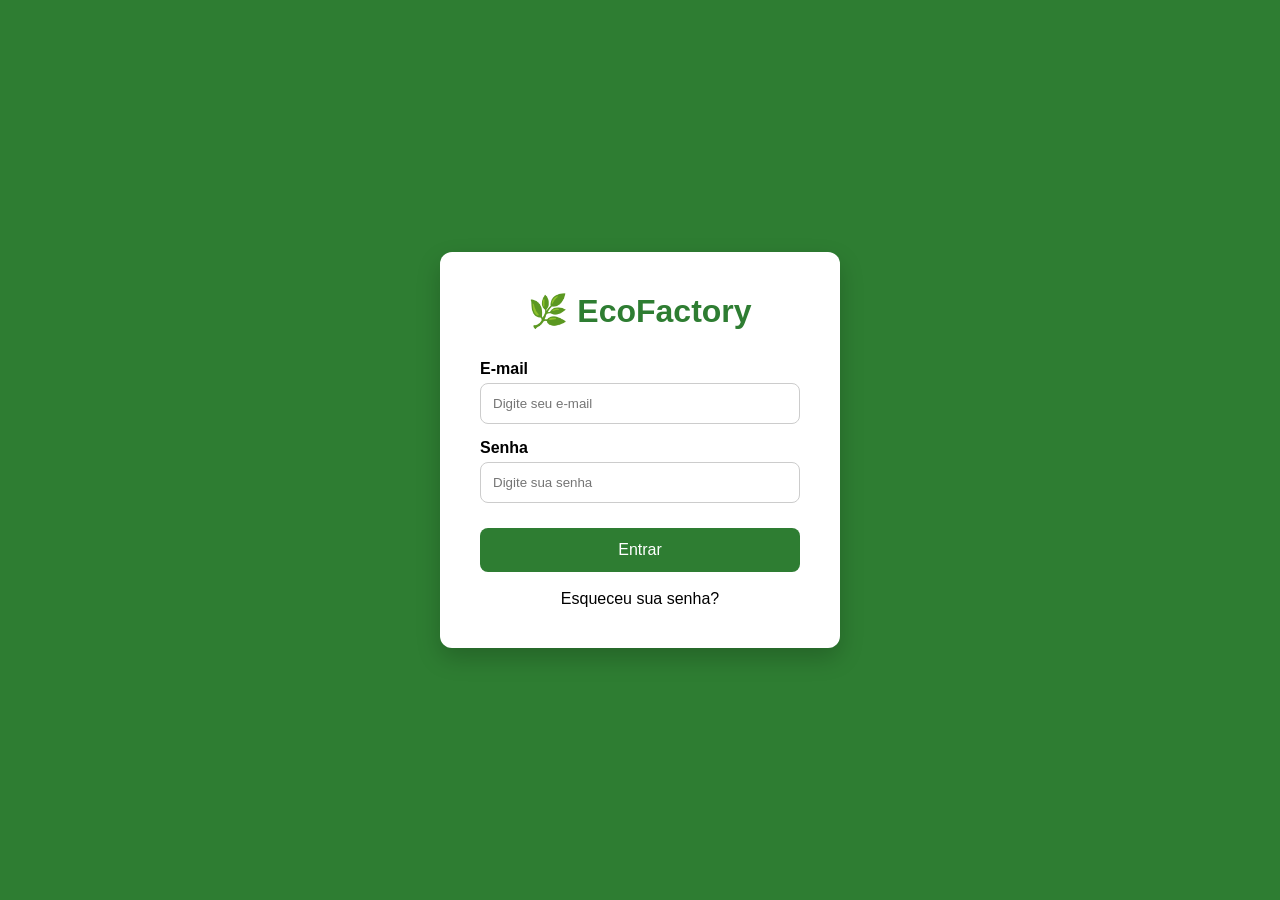
<file: index.html>
<!DOCTYPE html>
<html lang="pt-BR">
<head>
    <meta charset="UTF-8">
    <meta name="viewport" content="width=device-width, initial-scale=1.0">
    <title>EcoFactory - Login</title>

    <link rel="stylesheet" href="style.css">
</head>

<body>

    <div class="login-container">

        <div class="login-box">

            <h1>🌿 EcoFactory</h1>

            <form action="dashboard.html">

                <label for="email">E-mail</label>

                <input
                    type="email"
                    id="email"
                    placeholder="Digite seu e-mail"
                    required
                >

                <label for="senha">Senha</label>

                <input
                    type="password"
                    id="senha"
                    placeholder="Digite sua senha"
                    required
                >

                <button type="submit">
                    Entrar
                </button>

            </form>

            <br>

            <p style="text-align:center;">
                Esqueceu sua senha?
            </p>

        </div>

    </div>

</body>
</html>
</file>
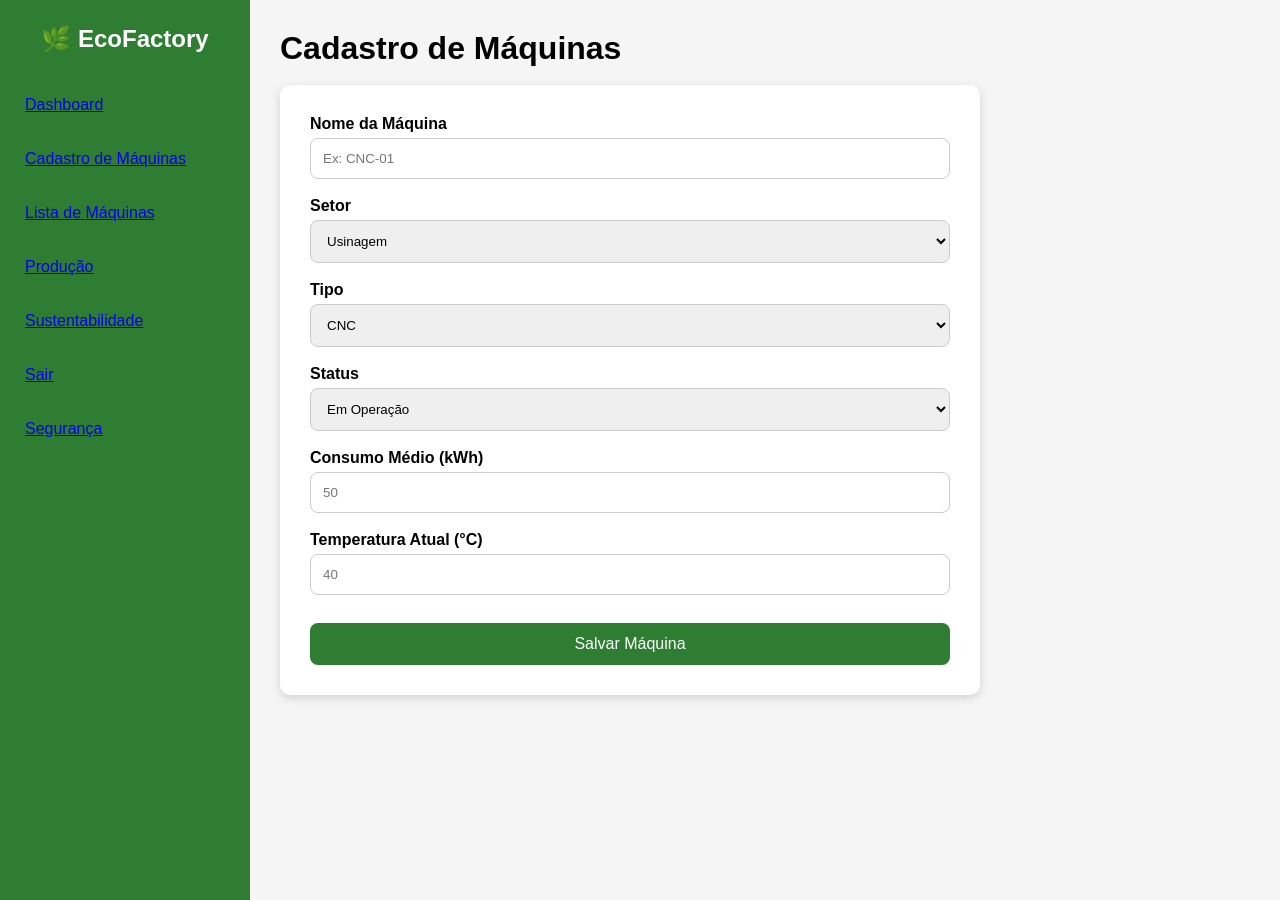
<file: cadastro-maquina.html>
<!DOCTYPE html>
<html lang="pt-BR">

<head>
    <meta charset="UTF-8">
    <meta name="viewport" content="width=device-width, initial-scale=1.0">
    <title>EcoFactory - Cadastro de Máquinas</title>

    <link rel="stylesheet" href="style.css">
</head>

<body>

    <!-- MENU LATERAL -->

    <div class="sidebar">

        <h2>🌿 EcoFactory</h2>

        <ul>
            <li><a href="dashboard.html"> Dashboard</a></li>
            <li><a href="cadastro-maquinas.html"> Cadastro de Máquinas</a></li>
            <li><a href="lista-maquinas.html"> Lista de Máquinas</a></li>
            <li><a href="producao.html"> Produção</a></li>
            <li><a href="sustentabilidade.html"> Sustentabilidade</a></li>
            <li><a href="index.html"> Sair</a></li>
            <li><a href="seguranca.html"> Segurança</a></li>
        </ul>

    </div>

    <!-- CONTEÚDO -->

    <div class="main">

        <h1>Cadastro de Máquinas</h1>

        <br>

        <div class="form-container">

            <form>

                <div class="form-group">
                    <label>Nome da Máquina</label>
                    <input type="text" placeholder="Ex: CNC-01">
                </div>

                <div class="form-group">
                    <label>Setor</label>

                    <select>
                        <option>Usinagem</option>
                        <option>Montagem</option>
                        <option>Soldagem</option>
                        <option>Pintura</option>
                        <option>Expedição</option>
                    </select>
                </div>

                <div class="form-group">
                    <label>Tipo</label>

                    <select>
                        <option>CNC</option>
                        <option>Prensa</option>
                        <option>Esteira</option>
                        <option>Robô Industrial</option>
                        <option>Torno</option>
                    </select>
                </div>

                <div class="form-group">
                    <label>Status</label>

                    <select>
                        <option>Em Operação</option>
                        <option>Em Manutenção</option>
                        <option>Parada</option>
                        <option>Desativada</option>
                    </select>
                </div>

                <div class="form-group">
                    <label>Consumo Médio (kWh)</label>
                    <input type="number" placeholder="50">
                </div>

                <div class="form-group">
                    <label>Temperatura Atual (°C)</label>
                    <input type="number" placeholder="40">
                </div>

                <button class="btn" type="submit">
                    Salvar Máquina
                </button>

            </form>

        </div>

    </div>

</body>

</html>
</file>
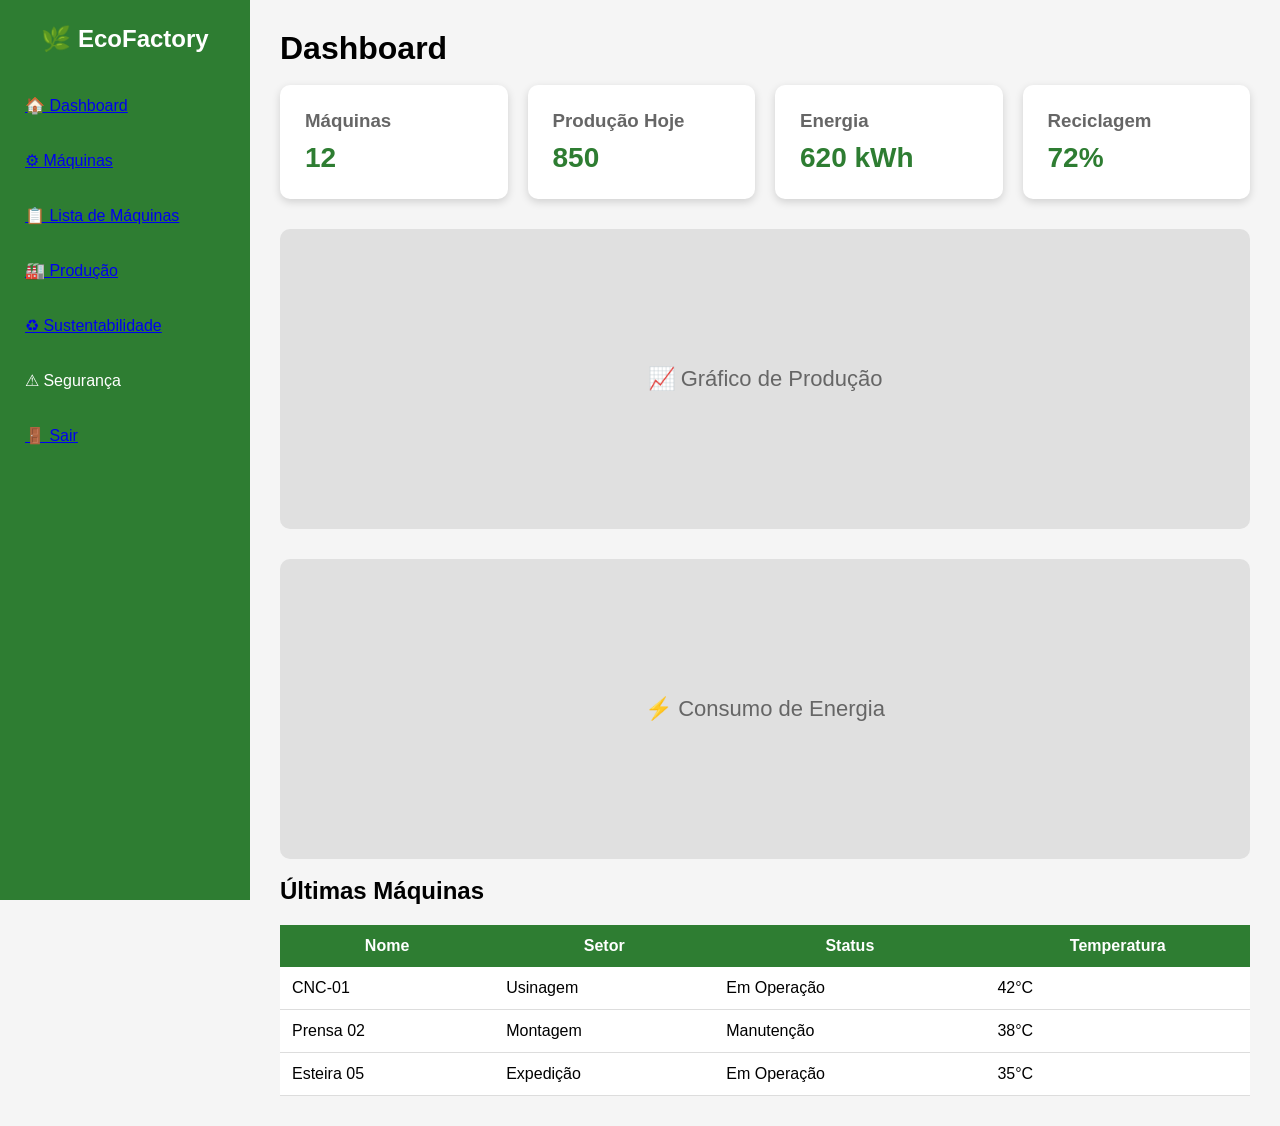
<file: dashboard.html>
<!DOCTYPE html>
<html lang="pt-BR">

<head>
    <meta charset="UTF-8">
    <meta name="viewport" content="width=device-width, initial-scale=1.0">
    <title>EcoFactory - Dashboard</title>

    <link rel="stylesheet" href="style.css">
</head>

<body>

    <!-- MENU LATERAL -->

    <div class="sidebar">

        <h2>🌿 EcoFactory</h2>

        <ul>
            <li><a href="dashboard.html">🏠 Dashboard</a></li>
            <li><a href="cadastro-maquinas.html">⚙ Máquinas</a></li>
            <li><a href="lista-maquinas.html">📋 Lista de Máquinas</a></li>
            <li><a href="producao.html">🏭 Produção</a></li>
            <li><a href="sustentabilidade.html">♻ Sustentabilidade</a></li>
            <li>⚠ Segurança</li>
            <li><a href="index.html">🚪 Sair</a></li>
        </ul>

    </div>

    <!-- CONTEÚDO -->

    <div class="main">

        <h1>Dashboard</h1>

        <br>

        <div class="cards">

            <div class="card">
                <h3>Máquinas</h3>
                <p>12</p>
            </div>

            <div class="card">
                <h3>Produção Hoje</h3>
                <p>850</p>
            </div>

            <div class="card">
                <h3>Energia</h3>
                <p>620 kWh</p>
            </div>

            <div class="card">
                <h3>Reciclagem</h3>
                <p>72%</p>
            </div>

        </div>

        <div class="chart">
            📈 Gráfico de Produção
        </div>

        <div class="chart">
            ⚡ Consumo de Energia
        </div>

        <br>

        <h2>Últimas Máquinas</h2>

        <table>

            <tr>
                <th>Nome</th>
                <th>Setor</th>
                <th>Status</th>
                <th>Temperatura</th>
            </tr>

            <tr>
                <td>CNC-01</td>
                <td>Usinagem</td>
                <td>Em Operação</td>
                <td>42°C</td>
            </tr>

            <tr>
                <td>Prensa 02</td>
                <td>Montagem</td>
                <td>Manutenção</td>
                <td>38°C</td>
            </tr>

            <tr>
                <td>Esteira 05</td>
                <td>Expedição</td>
                <td>Em Operação</td>
                <td>35°C</td>
            </tr>

        </table>

    </div>

</body>

</html>
</file>
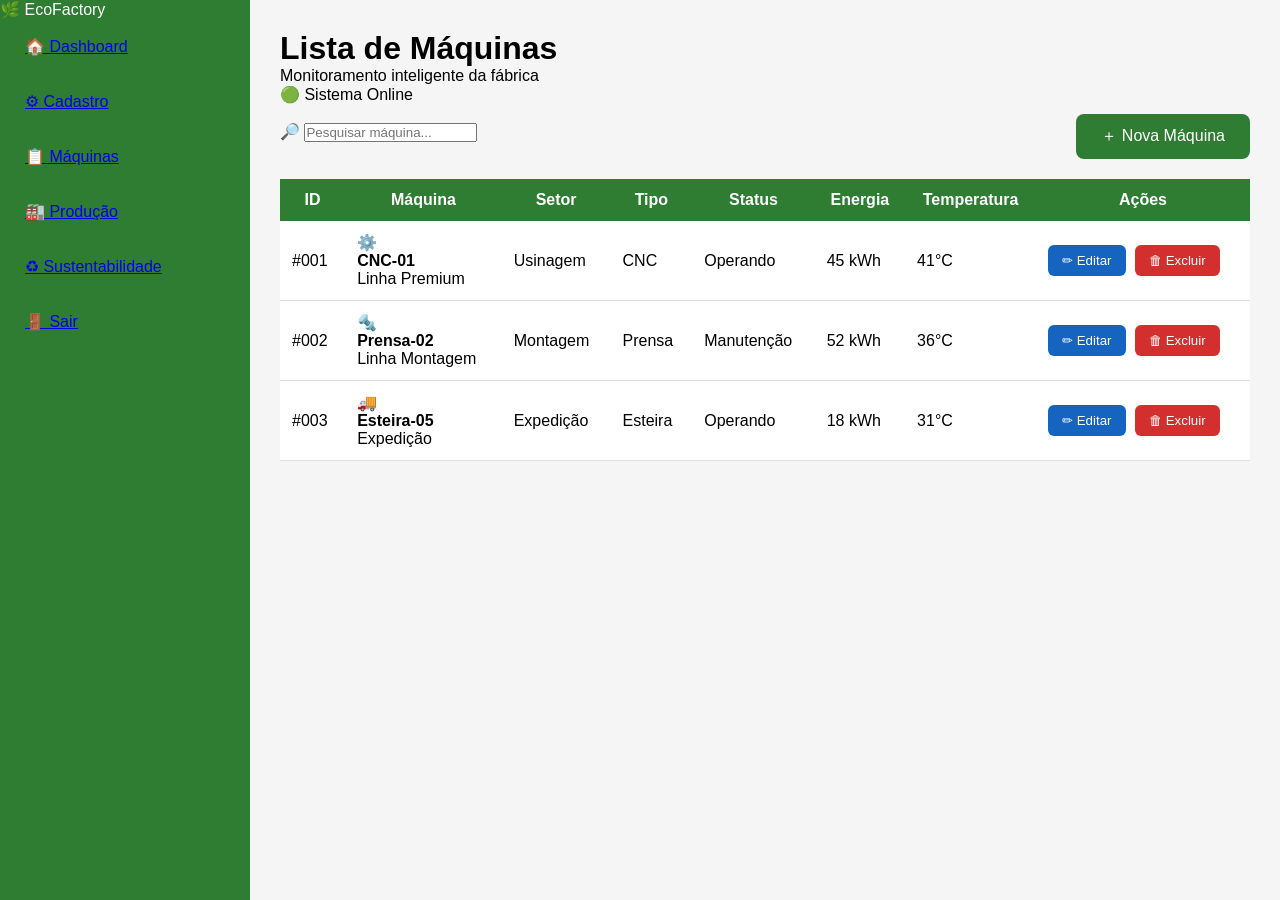
<file: lista-maquinas.html>
<!DOCTYPE html>
<html lang="pt-BR">

<head>

<meta charset="UTF-8">
<meta name="viewport" content="width=device-width, initial-scale=1.0">

<title>EcoFactory | Máquinas</title>

<link rel="stylesheet" href="style.css">

<link href="https://fonts.googleapis.com/css2?family=Poppins:wght@300;400;500;600;700&display=swap" rel="stylesheet">

</head>


<body>


<!-- SIDEBAR -->

<aside class="sidebar">

    <div class="logo">
        🌿 <span>EcoFactory</span>
    </div>


    <ul>

        <li>
            <a href="dashboard.html">
                🏠 Dashboard
            </a>
        </li>


        <li>
            <a href="cadastro-maquinas.html">
                ⚙ Cadastro
            </a>
        </li>


        <li class="active">
            <a href="lista-maquinas.html">
                📋 Máquinas
            </a>
        </li>


        <li>
            <a href="producao.html">
                🏭 Produção
            </a>
        </li>


        <li>
            <a href="sustentabilidade.html">
                ♻ Sustentabilidade
            </a>
        </li>


        <li>
            <a href="index.html">
                🚪 Sair
            </a>
        </li>


    </ul>


</aside>




<!-- CONTEÚDO -->


<main class="main">


<header>

    <div>

        <h1>
            Lista de Máquinas
        </h1>

        <p>
            Monitoramento inteligente da fábrica
        </p>

    </div>


    <div class="factory-status">

        🟢 Sistema Online

    </div>


</header>




<section class="panel">



<div class="toolbar">


<div class="search-box">

🔎

<input 
type="text"
placeholder="Pesquisar máquina..."
>


</div>



<a href="cadastro-maquinas.html">

<button class="btn">

＋ Nova Máquina

</button>

</a>


</div>





<table>


<thead>

<tr>

<th>ID</th>
<th>Máquina</th>
<th>Setor</th>
<th>Tipo</th>
<th>Status</th>
<th>Energia</th>
<th>Temperatura</th>
<th>Ações</th>


</tr>

</thead>



<tbody>



<tr>

<td>#001</td>

<td>
<div class="machine">
⚙️
<div>
<strong>CNC-01</strong>
<br>
<span>Linha Premium</span>
</div>
</div>
</td>


<td>Usinagem</td>

<td>CNC</td>


<td>
<span class="status online">
Operando
</span>
</td>


<td>
45 kWh
</td>


<td>
41°C
</td>


<td>


<button class="edit-btn">
✏ Editar
</button>


<button class="delete-btn">
🗑 Excluir
</button>


</td>


</tr>







<tr>

<td>#002</td>


<td>

<div class="machine">

🔩

<div>

<strong>Prensa-02</strong>

<br>

<span>Linha Montagem</span>

</div>

</div>

</td>


<td>Montagem</td>


<td>Prensa</td>


<td>

<span class="status warning">
Manutenção
</span>

</td>


<td>
52 kWh
</td>


<td>
36°C
</td>


<td>


<button class="edit-btn">
✏ Editar
</button>


<button class="delete-btn">
🗑 Excluir
</button>


</td>


</tr>







<tr>


<td>#003</td>


<td>


<div class="machine">

🚚

<div>

<strong>Esteira-05</strong>

<br>

<span>Expedição</span>

</div>


</div>


</td>


<td>Expedição</td>


<td>Esteira</td>


<td>

<span class="status online">

Operando

</span>

</td>


<td>
18 kWh
</td>


<td>
31°C
</td>


<td>


<button class="edit-btn">

✏ Editar

</button>


<button class="delete-btn">

🗑 Excluir

</button>


</td>


</tr>




</tbody>


</table>



</section>



</main>



</body>

</html>
</file>
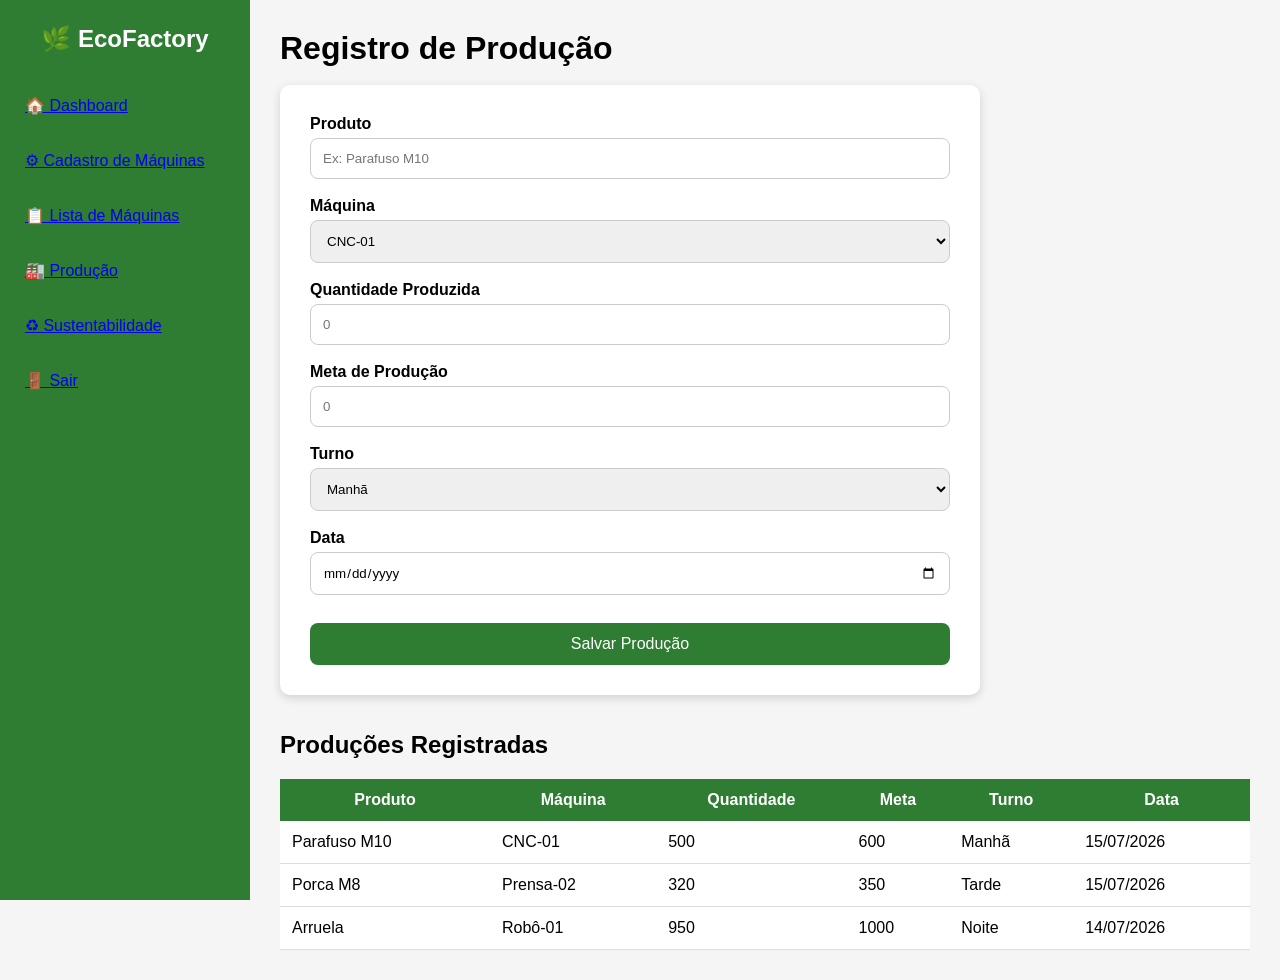
<file: producao.html>
<!DOCTYPE html>
<html lang="pt-BR">

<head>
    <meta charset="UTF-8">
    <meta name="viewport" content="width=device-width, initial-scale=1.0">
    <title>EcoFactory - Produção</title>

    <link rel="stylesheet" href="style.css">
</head>

<body>

    <!-- MENU -->

    <div class="sidebar">

        <h2>🌿 EcoFactory</h2>

        <ul>
            <li><a href="dashboard.html">🏠 Dashboard</a></li>
            <li><a href="cadastro-maquinas.html">⚙ Cadastro de Máquinas</a></li>
            <li><a href="lista-maquinas.html">📋 Lista de Máquinas</a></li>
            <li><a href="producao.html">🏭 Produção</a></li>
            <li><a href="sustentabilidade.html">♻ Sustentabilidade</a></li>
            <li><a href="index.html">🚪 Sair</a></li>
        </ul>

    </div>

    <!-- CONTEÚDO -->

    <div class="main">

        <h1>Registro de Produção</h1>

        <br>

        <div class="form-container">

            <form>

                <div class="form-group">
                    <label>Produto</label>
                    <input type="text" placeholder="Ex: Parafuso M10">
                </div>

                <div class="form-group">
                    <label>Máquina</label>

                    <select>
                        <option>CNC-01</option>
                        <option>Prensa-02</option>
                        <option>Esteira-05</option>
                        <option>Robô-01</option>
                    </select>
                </div>

                <div class="form-group">
                    <label>Quantidade Produzida</label>
                    <input type="number" placeholder="0">
                </div>

                <div class="form-group">
                    <label>Meta de Produção</label>
                    <input type="number" placeholder="0">
                </div>

                <div class="form-group">
                    <label>Turno</label>

                    <select>
                        <option>Manhã</option>
                        <option>Tarde</option>
                        <option>Noite</option>
                    </select>
                </div>

                <div class="form-group">
                    <label>Data</label>
                    <input type="date">
                </div>

                <button class="btn">
                    Salvar Produção
                </button>

            </form>

        </div>

        <br><br>

        <h2>Produções Registradas</h2>

        <table>

            <thead>

                <tr>

                    <th>Produto</th>
                    <th>Máquina</th>
                    <th>Quantidade</th>
                    <th>Meta</th>
                    <th>Turno</th>
                    <th>Data</th>

                </tr>

            </thead>

            <tbody>

                <tr>
                    <td>Parafuso M10</td>
                    <td>CNC-01</td>
                    <td>500</td>
                    <td>600</td>
                    <td>Manhã</td>
                    <td>15/07/2026</td>
                </tr>

                <tr>
                    <td>Porca M8</td>
                    <td>Prensa-02</td>
                    <td>320</td>
                    <td>350</td>
                    <td>Tarde</td>
                    <td>15/07/2026</td>
                </tr>

                <tr>
                    <td>Arruela</td>
                    <td>Robô-01</td>
                    <td>950</td>
                    <td>1000</td>
                    <td>Noite</td>
                    <td>14/07/2026</td>
                </tr>

            </tbody>

        </table>

    </div>

</body>

</html>
</file>
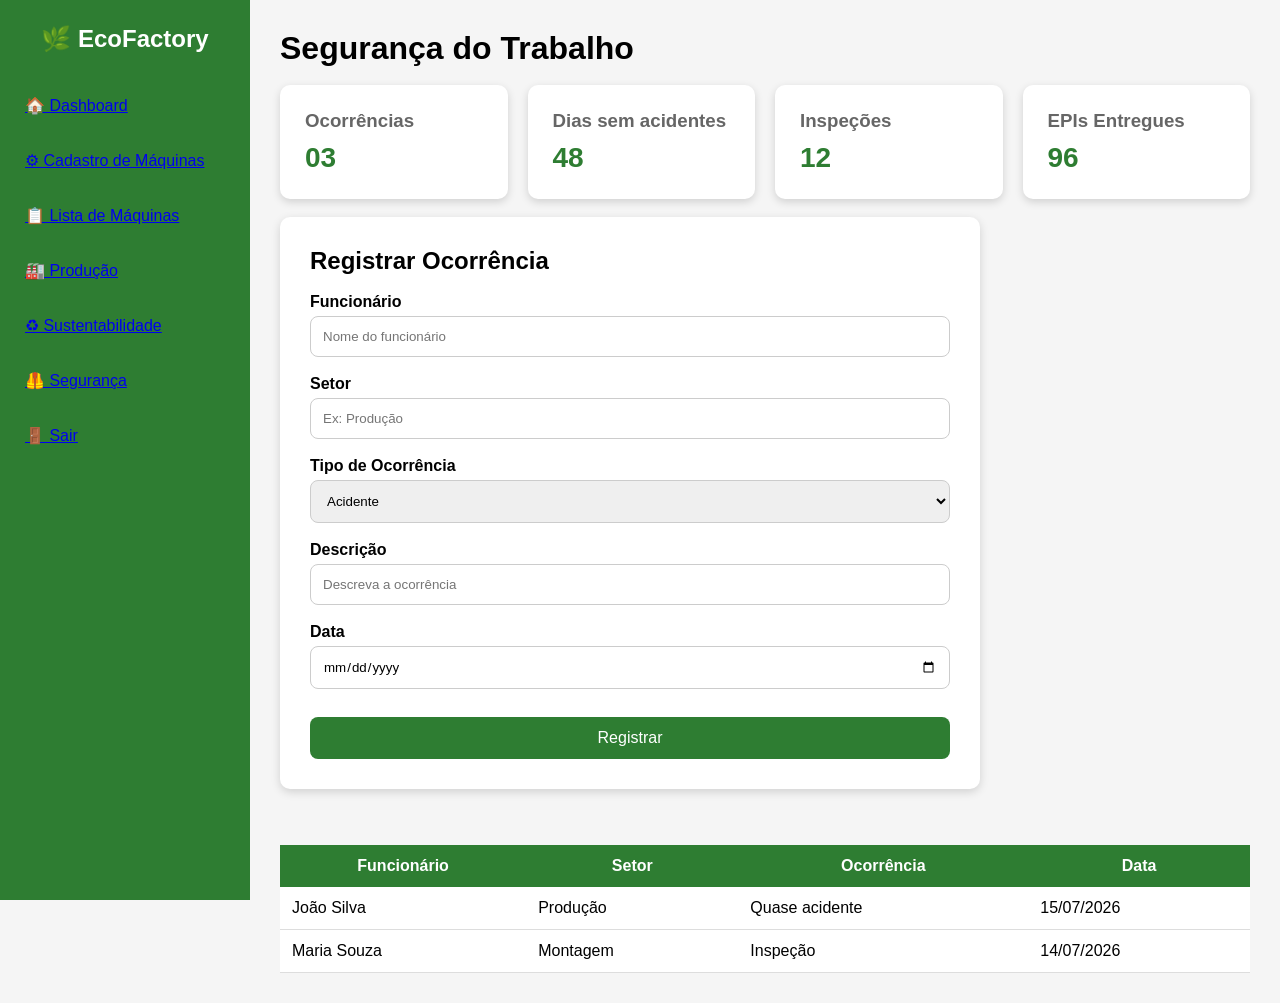
<file: seguranca.html>
<!DOCTYPE html>
<html lang="pt-BR">

<head>
    <meta charset="UTF-8">
    <meta name="viewport" content="width=device-width, initial-scale=1.0">
    <title>EcoFactory - Segurança do Trabalho</title>

    <link rel="stylesheet" href="style.css">
</head>

<body>

    <div class="sidebar">

        <h2>🌿 EcoFactory</h2>

        <ul>
            <li><a href="dashboard.html">🏠 Dashboard</a></li>
            <li><a href="cadastro-maquinas.html">⚙ Cadastro de Máquinas</a></li>
            <li><a href="lista-maquinas.html">📋 Lista de Máquinas</a></li>
            <li><a href="producao.html">🏭 Produção</a></li>
            <li><a href="sustentabilidade.html">♻ Sustentabilidade</a></li>
            <li><a href="seguranca.html">🦺 Segurança</a></li>
            <li><a href="index.html">🚪 Sair</a></li>
        </ul>

    </div>

    <div class="main">

        <h1>Segurança do Trabalho</h1>

        <br>

        <div class="cards">

            <div class="card">
                <h3>Ocorrências</h3>
                <p>03</p>
            </div>

            <div class="card">
                <h3>Dias sem acidentes</h3>
                <p>48</p>
            </div>

            <div class="card">
                <h3>Inspeções</h3>
                <p>12</p>
            </div>

            <div class="card">
                <h3>EPIs Entregues</h3>
                <p>96</p>
            </div>

        </div>

        <br>

        <div class="form-container">

            <h2>Registrar Ocorrência</h2>

            <br>

            <form>

                <div class="form-group">
                    <label>Funcionário</label>
                    <input type="text" placeholder="Nome do funcionário">
                </div>

                <div class="form-group">
                    <label>Setor</label>
                    <input type="text" placeholder="Ex: Produção">
                </div>

                <div class="form-group">
                    <label>Tipo de Ocorrência</label>

                    <select>
                        <option>Acidente</option>
                        <option>Quase acidente</option>
                        <option>Risco identificado</option>
                        <option>Inspeção</option>
                    </select>

                </div>

                <div class="form-group">
                    <label>Descrição</label>
                    <input type="text" placeholder="Descreva a ocorrência">
                </div>

                <div class="form-group">
                    <label>Data</label>
                    <input type="date">
                </div>

                <button class="btn">
                    Registrar
                </button>

            </form>

        </div>

        <br><br>

        <table>

            <thead>

                <tr>
                    <th>Funcionário</th>
                    <th>Setor</th>
                    <th>Ocorrência</th>
                    <th>Data</th>
                </tr>

            </thead>

            <tbody>

                <tr>
                    <td>João Silva</td>
                    <td>Produção</td>
                    <td>Quase acidente</td>
                    <td>15/07/2026</td>
                </tr>

                <tr>
                    <td>Maria Souza</td>
                    <td>Montagem</td>
                    <td>Inspeção</td>
                    <td>14/07/2026</td>
                </tr>

            </tbody>

        </table>

    </div>

</body>

</html>
</file>
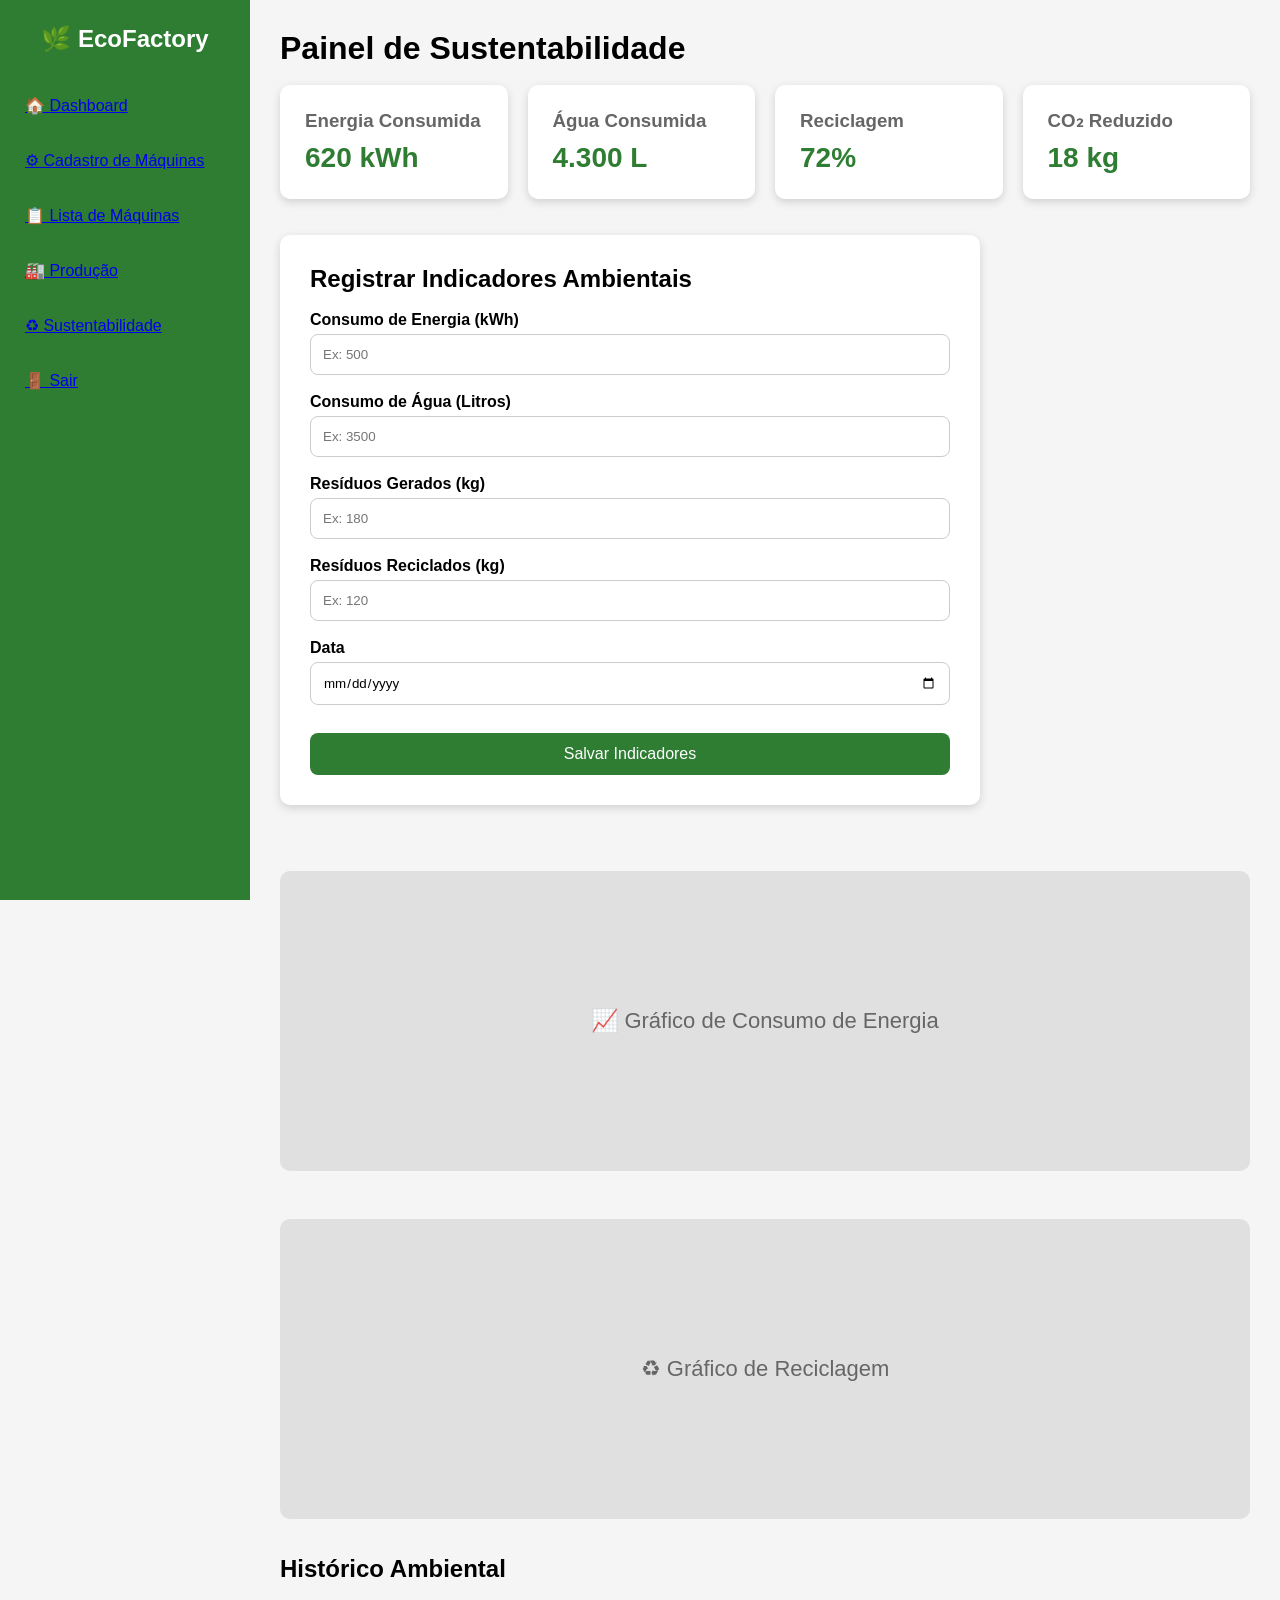
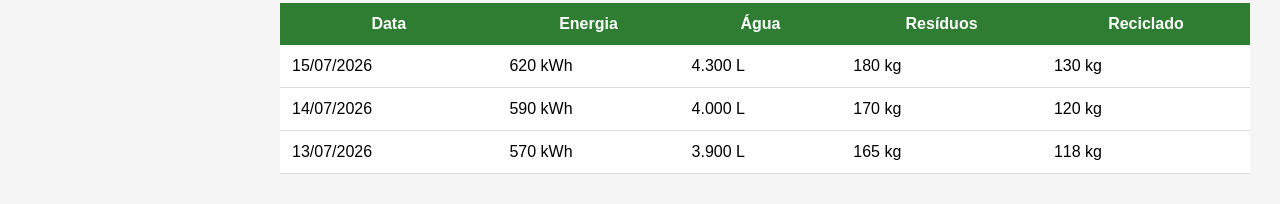
<file: sustentabilidade.html>
<!DOCTYPE html>
<html lang="pt-BR">

<head>
    <meta charset="UTF-8">
    <meta name="viewport" content="width=device-width, initial-scale=1.0">
    <title>EcoFactory - Sustentabilidade</title>

    <link rel="stylesheet" href="style.css">
</head>

<body>

    <!-- MENU LATERAL -->

    <div class="sidebar">

        <h2>🌿 EcoFactory</h2>

        <ul>
            <li><a href="dashboard.html">🏠 Dashboard</a></li>
            <li><a href="cadastro-maquinas.html">⚙ Cadastro de Máquinas</a></li>
            <li><a href="lista-maquinas.html">📋 Lista de Máquinas</a></li>
            <li><a href="producao.html">🏭 Produção</a></li>
            <li><a href="sustentabilidade.html">♻ Sustentabilidade</a></li>
            <li><a href="index.html">🚪 Sair</a></li>
        </ul>

    </div>

    <!-- CONTEÚDO -->

    <div class="main">

        <h1>Painel de Sustentabilidade</h1>

        <br>

        <!-- CARDS -->

        <div class="cards">

            <div class="card">
                <h3>Energia Consumida</h3>
                <p>620 kWh</p>
            </div>

            <div class="card">
                <h3>Água Consumida</h3>
                <p>4.300 L</p>
            </div>

            <div class="card">
                <h3>Reciclagem</h3>
                <p>72%</p>
            </div>

            <div class="card">
                <h3>CO₂ Reduzido</h3>
                <p>18 kg</p>
            </div>

        </div>

        <br><br>

        <div class="form-container">

            <h2>Registrar Indicadores Ambientais</h2>

            <br>

            <form>

                <div class="form-group">
                    <label>Consumo de Energia (kWh)</label>
                    <input type="number" placeholder="Ex: 500">
                </div>

                <div class="form-group">
                    <label>Consumo de Água (Litros)</label>
                    <input type="number" placeholder="Ex: 3500">
                </div>

                <div class="form-group">
                    <label>Resíduos Gerados (kg)</label>
                    <input type="number" placeholder="Ex: 180">
                </div>

                <div class="form-group">
                    <label>Resíduos Reciclados (kg)</label>
                    <input type="number" placeholder="Ex: 120">
                </div>

                <div class="form-group">
                    <label>Data</label>
                    <input type="date">
                </div>

                <button class="btn">
                    Salvar Indicadores
                </button>

            </form>

        </div>

        <br><br>

        <div class="chart">
            📈 Gráfico de Consumo de Energia
        </div>

        <br>

        <div class="chart">
            ♻ Gráfico de Reciclagem
        </div>

        <br><br>

        <h2>Histórico Ambiental</h2>

        <table>

            <thead>

                <tr>
                    <th>Data</th>
                    <th>Energia</th>
                    <th>Água</th>
                    <th>Resíduos</th>
                    <th>Reciclado</th>
                </tr>

            </thead>

            <tbody>

                <tr>
                    <td>15/07/2026</td>
                    <td>620 kWh</td>
                    <td>4.300 L</td>
                    <td>180 kg</td>
                    <td>130 kg</td>
                </tr>

                <tr>
                    <td>14/07/2026</td>
                    <td>590 kWh</td>
                    <td>4.000 L</td>
                    <td>170 kg</td>
                    <td>120 kg</td>
                </tr>

                <tr>
                    <td>13/07/2026</td>
                    <td>570 kWh</td>
                    <td>3.900 L</td>
                    <td>165 kg</td>
                    <td>118 kg</td>
                </tr>

            </tbody>

        </table>

    </div>

</body>

</html>
</file>
<file: style.css>
/* ===== RESET ===== */

*{
    margin:0;
    padding:0;
    box-sizing:border-box;
    font-family:Arial, Helvetica, sans-serif;
}

body{
    background:#f5f5f5;
}

/* ===== LOGIN ===== */

.login-container{
    width:100%;
    height:100vh;
    display:flex;
    justify-content:center;
    align-items:center;
    background:#2E7D32;
}

.login-box{
    width:400px;
    background:#fff;
    padding:40px;
    border-radius:12px;
    box-shadow:0 10px 25px rgba(0,0,0,.2);
}

.login-box h1{
    text-align:center;
    color:#2E7D32;
    margin-bottom:30px;
}

.login-box label{
    display:block;
    margin-top:15px;
    font-weight:bold;
}

.login-box input{
    width:100%;
    padding:12px;
    margin-top:5px;
    border:1px solid #ccc;
    border-radius:8px;
}

.login-box button{
    width:100%;
    margin-top:25px;
    padding:13px;
    background:#2E7D32;
    color:white;
    border:none;
    border-radius:8px;
    cursor:pointer;
    font-size:16px;
}

.login-box button:hover{
    background:#1B5E20;
}

/* ===== DASHBOARD ===== */

.sidebar{
    width:250px;
    height:100vh;
    position:fixed;
    background:#2E7D32;
    color:white;
}

.sidebar h2{
    padding:25px;
    text-align:center;
}

.sidebar ul{
    list-style:none;
}

.sidebar ul li{
    padding:18px 25px;
    cursor:pointer;
}

.sidebar ul li:hover{
    background:#1B5E20;
}

.main{
    margin-left:250px;
    padding:30px;
}

.cards{
    display:grid;
    grid-template-columns:repeat(4,1fr);
    gap:20px;
}

.card{
    background:white;
    padding:25px;
    border-radius:10px;
    box-shadow:0 3px 8px rgba(0,0,0,.15);
}

.card h3{
    color:#666;
    margin-bottom:10px;
}

.card p{
    font-size:28px;
    font-weight:bold;
    color:#2E7D32;
}

/* ===== TABELAS ===== */

table{
    width:100%;
    border-collapse:collapse;
    background:white;
    margin-top:20px;
}

table th{
    background:#2E7D32;
    color:white;
    padding:12px;
}

table td{
    padding:12px;
    border-bottom:1px solid #ddd;
}

table tr:hover{
    background:#f2f2f2;
}

/* ===== FORMULÁRIOS ===== */

.form-container{
    background:white;
    padding:30px;
    border-radius:10px;
    box-shadow:0 3px 10px rgba(0,0,0,.15);
}

.form-group{
    margin-bottom:18px;
}

.form-group label{
    display:block;
    margin-bottom:5px;
    font-weight:bold;
}

.form-group input,
.form-group select{
    width:100%;
    padding:12px;
    border:1px solid #ccc;
    border-radius:8px;
}

.btn{
    background:#2E7D32;
    color:white;
    padding:12px 25px;
    border:none;
    border-radius:8px;
    cursor:pointer;
}

.btn:hover{
    background:#1B5E20;
}

/* ===== GRÁFICOS ===== */

.chart{
    margin-top:30px;
    height:300px;
    background:#e0e0e0;
    border-radius:10px;
    display:flex;
    justify-content:center;
    align-items:center;
    font-size:22px;
    color:#666;
}

/* ===== RESPONSIVO ===== */

@media(max-width:900px){

.cards{
grid-template-columns:repeat(2,1fr);
}

.sidebar{
width:200px;
}

.main{
margin-left:200px;
}

}

@media(max-width:600px){

.sidebar{
position:relative;
width:100%;
height:auto;
}

.main{
margin-left:0;
}

.cards{
grid-template-columns:1fr;
}

}

.form-container{
    max-width:700px;
}

.form-group input:focus,
.form-group select:focus{
    outline:none;
    border:2px solid #2E7D32;
}

.btn{
    margin-top:10px;
    width:100%;
    font-size:16px;
}

/* ===== LISTA DE MÁQUINAS ===== */

.toolbar{
    display:flex;
    justify-content:space-between;
    align-items:center;
    margin-bottom:20px;
}

.search{
    width:300px;
    padding:12px;
    border:1px solid #ccc;
    border-radius:8px;
}

.edit-btn{
    background:#1565C0;
    color:white;
    border:none;
    padding:8px 14px;
    border-radius:6px;
    cursor:pointer;
    margin-right:5px;
}

.edit-btn:hover{
    background:#0D47A1;
}

.delete-btn{
    background:#D32F2F;
    color:white;
    border:none;
    padding:8px 14px;
    border-radius:6px;
    cursor:pointer;
}

.delete-btn:hover{
    background:#B71C1C;
}
</file>
